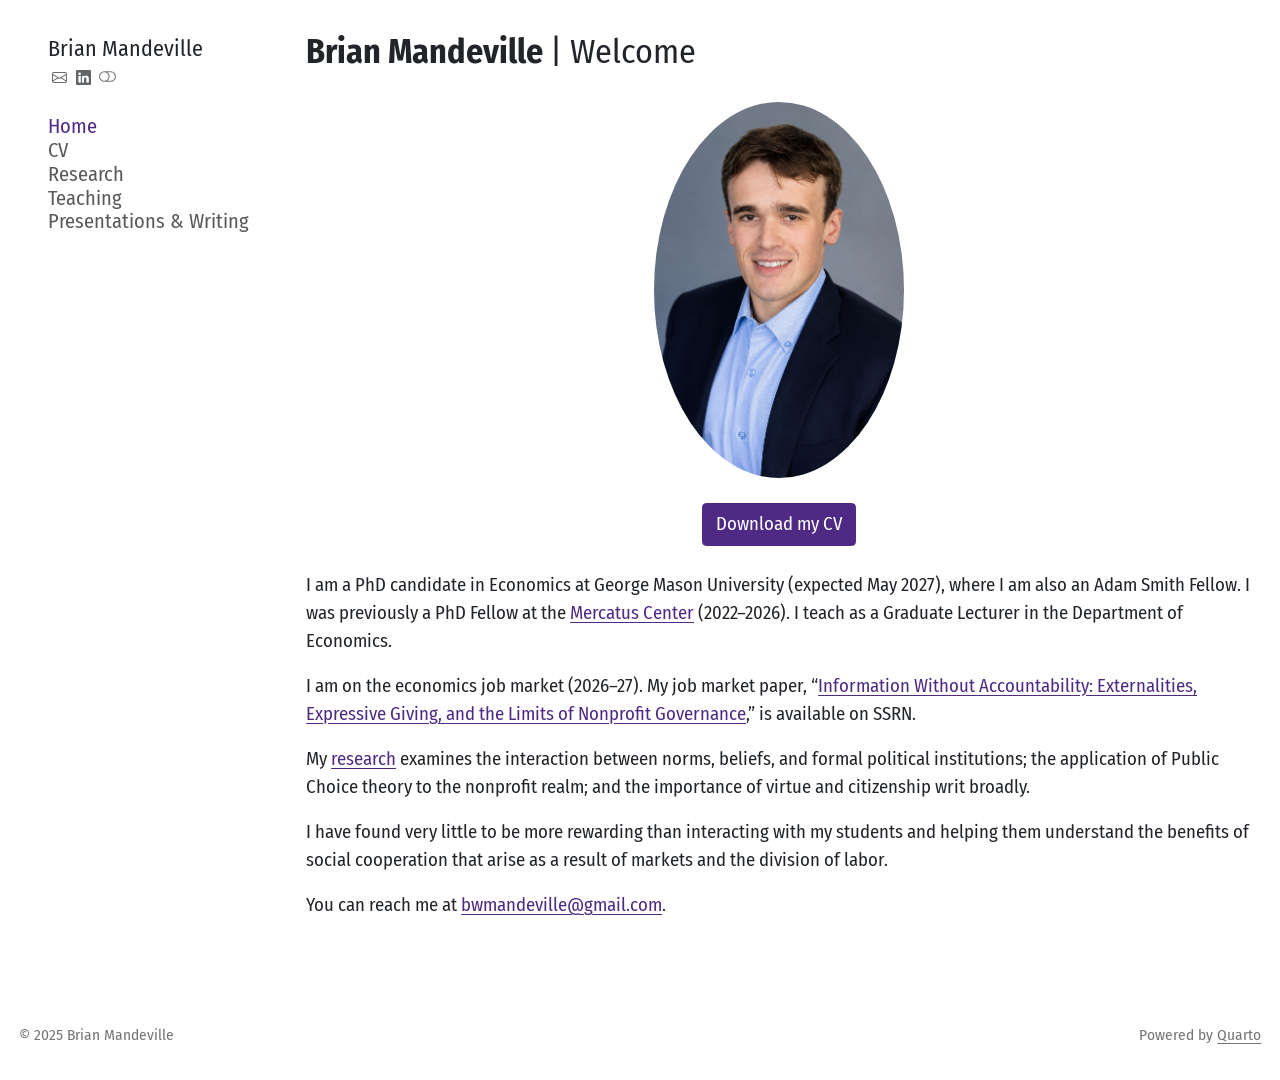
<file: docs/index.html>
<!DOCTYPE html>
<html xmlns="http://www.w3.org/1999/xhtml" lang="en" xml:lang="en"><head>

<meta charset="utf-8">
<meta name="generator" content="quarto-1.6.42">

<meta name="viewport" content="width=device-width, initial-scale=1.0, user-scalable=yes">


<title>Brian Mandeville | Welcome – Brian Mandeville</title>
<style>
code{white-space: pre-wrap;}
span.smallcaps{font-variant: small-caps;}
div.columns{display: flex; gap: min(4vw, 1.5em);}
div.column{flex: auto; overflow-x: auto;}
div.hanging-indent{margin-left: 1.5em; text-indent: -1.5em;}
ul.task-list{list-style: none;}
ul.task-list li input[type="checkbox"] {
  width: 0.8em;
  margin: 0 0.8em 0.2em -1em; /* quarto-specific, see https://github.com/quarto-dev/quarto-cli/issues/4556 */ 
  vertical-align: middle;
}
</style>


<script src="site_libs/quarto-nav/quarto-nav.js"></script>
<script src="site_libs/quarto-nav/headroom.min.js"></script>
<link href="./images/favicon.png" rel="icon" type="image/png">
<script src="site_libs/clipboard/clipboard.min.js"></script>
<script src="site_libs/quarto-html/quarto.js"></script>
<script src="site_libs/quarto-html/popper.min.js"></script>
<script src="site_libs/quarto-html/tippy.umd.min.js"></script>
<script src="site_libs/quarto-html/anchor.min.js"></script>
<link href="site_libs/quarto-html/tippy.css" rel="stylesheet">
<link href="site_libs/quarto-html/quarto-syntax-highlighting-2f5df379a58b258e96c21c0638c20c03.css" rel="stylesheet" class="quarto-color-scheme" id="quarto-text-highlighting-styles">
<link href="site_libs/quarto-html/quarto-syntax-highlighting-dark-b53751a350365c71b6c909e95f209ed1.css" rel="prefetch" class="quarto-color-scheme quarto-color-alternate" id="quarto-text-highlighting-styles">
<script src="site_libs/bootstrap/bootstrap.min.js"></script>
<link href="site_libs/bootstrap/bootstrap-icons.css" rel="stylesheet">
<link href="site_libs/bootstrap/bootstrap-357480d74eb9d09201fff7b372f79d92.min.css" rel="stylesheet" append-hash="true" class="quarto-color-scheme" id="quarto-bootstrap" data-mode="light">
<link href="site_libs/bootstrap/bootstrap-dark-418ac482584c84bd2d6787f0436cd40a.min.css" rel="prefetch" append-hash="true" class="quarto-color-scheme quarto-color-alternate" id="quarto-bootstrap" data-mode="dark">
<script id="quarto-search-options" type="application/json">{
  "language": {
    "search-no-results-text": "No results",
    "search-matching-documents-text": "matching documents",
    "search-copy-link-title": "Copy link to search",
    "search-hide-matches-text": "Hide additional matches",
    "search-more-match-text": "more match in this document",
    "search-more-matches-text": "more matches in this document",
    "search-clear-button-title": "Clear",
    "search-text-placeholder": "",
    "search-detached-cancel-button-title": "Cancel",
    "search-submit-button-title": "Submit",
    "search-label": "Search"
  }
}</script>


<meta property="og:title" content="Brian Mandeville | Welcome – Brian Mandeville">
<meta property="og:description" content="">
<meta property="og:image" content="images/headshot.png">
<meta property="og:site_name" content="Brian Mandeville">
<meta property="og:image:alt" content="Brian Mandeville">
</head>

<body class="nav-sidebar floating">

<div id="quarto-search-results"></div>
  <header id="quarto-header" class="headroom fixed-top">
  <nav class="quarto-secondary-nav">
    <div class="container-fluid d-flex">
      <button type="button" class="quarto-btn-toggle btn" data-bs-toggle="collapse" role="button" data-bs-target=".quarto-sidebar-collapse-item" aria-controls="quarto-sidebar" aria-expanded="false" aria-label="Toggle sidebar navigation" onclick="if (window.quartoToggleHeadroom) { window.quartoToggleHeadroom(); }">
        <i class="bi bi-layout-text-sidebar-reverse"></i>
      </button>
        <nav class="quarto-page-breadcrumbs" aria-label="breadcrumb"><ol class="breadcrumb"><li class="breadcrumb-item"><a href="./index.html">Home</a></li></ol></nav>
        <a class="flex-grow-1" role="navigation" data-bs-toggle="collapse" data-bs-target=".quarto-sidebar-collapse-item" aria-controls="quarto-sidebar" aria-expanded="false" aria-label="Toggle sidebar navigation" onclick="if (window.quartoToggleHeadroom) { window.quartoToggleHeadroom(); }">      
        </a>
    </div>
  </nav>
</header>
<!-- content -->
<div id="quarto-content" class="quarto-container page-columns page-rows-contents page-layout-full">
<!-- sidebar -->
  <nav id="quarto-sidebar" class="sidebar collapse collapse-horizontal quarto-sidebar-collapse-item sidebar-navigation floating overflow-auto">
    <div class="pt-lg-2 mt-2 text-left sidebar-header">
    <div class="sidebar-title mb-0 py-0">
      <a href="./">Brian Mandeville</a> 
        <div class="sidebar-tools-main tools-wide">
    <a href="mailto:bwmandeville@gmail.com" title="" class="quarto-navigation-tool px-1" aria-label=""><i class="bi bi-envelope"></i></a>
    <a href="https://www.linkedin.com/in/brian-mandeville-ab6188176/" title="" class="quarto-navigation-tool px-1" aria-label=""><i class="bi bi-linkedin"></i></a>
  <a href="" class="quarto-color-scheme-toggle quarto-navigation-tool  px-1" onclick="window.quartoToggleColorScheme(); return false;" title="Toggle dark mode"><i class="bi"></i></a>
</div>
    </div>
      </div>
    <div class="sidebar-menu-container"> 
    <ul class="list-unstyled mt-1">
        <li class="sidebar-item">
  <div class="sidebar-item-container"> 
  <a href="./index.html" class="sidebar-item-text sidebar-link active">
 <span class="menu-text">Home</span></a>
  </div>
</li>
        <li class="sidebar-item">
  <div class="sidebar-item-container"> 
  <a href="./../files/cv.pdf" class="sidebar-item-text sidebar-link">
 <span class="menu-text">CV</span></a>
  </div>
</li>
        <li class="sidebar-item">
  <div class="sidebar-item-container"> 
  <a href="./research.html" class="sidebar-item-text sidebar-link">
 <span class="menu-text">Research</span></a>
  </div>
</li>
        <li class="sidebar-item">
  <div class="sidebar-item-container"> 
  <a href="./teaching.html" class="sidebar-item-text sidebar-link">
 <span class="menu-text">Teaching</span></a>
  </div>
</li>
        <li class="sidebar-item">
  <div class="sidebar-item-container"> 
  <a href="./talks.html" class="sidebar-item-text sidebar-link">
 <span class="menu-text">Presentations &amp; Writing</span></a>
  </div>
</li>
    </ul>
    </div>
</nav>
<div id="quarto-sidebar-glass" class="quarto-sidebar-collapse-item" data-bs-toggle="collapse" data-bs-target=".quarto-sidebar-collapse-item"></div>
<!-- margin-sidebar -->
    
<!-- main -->
<main class="content column-page-right" id="quarto-document-content">

<header id="title-block-header" class="quarto-title-block default">
<div class="quarto-title">
<h1 class="title"><span class="bold">Brian Mandeville</span> <span class="not-bold">| Welcome</span></h1>
</div>



<div class="quarto-title-meta column-page-right">

    
  
    
  </div>
  


</header>


<div style="text-align: center; margin-top: 30px; margin-bottom: 25px;">
<p><img src="images/headshot.png" alt="Brian Mandeville" style="width: 250px; border-radius: 50%;"></p>
</div>
<div style="text-align: center; margin-top: 20px; margin-bottom: 25px;">
<p><a href="../files/cv.pdf" class="btn btn-primary" role="button" download="">Download my CV</a></p>
</div>
<p>I am a PhD candidate in Economics at George Mason University (expected May 2027), where I am also an Adam Smith Fellow. I was previously a PhD Fellow at the <a href="https://www.mercatus.org/">Mercatus Center</a> (2022–2026). I teach as a Graduate Lecturer in the Department of Economics.</p>
<p>I am on the economics job market (2026–27). My job market paper, “<a href="http://dx.doi.org/10.2139/ssrn.7398198">Information Without Accountability: Externalities, Expressive Giving, and the Limits of Nonprofit Governance</a>,” is available on SSRN.</p>
<p>My <a href="research.html">research</a> examines the interaction between norms, beliefs, and formal political institutions; the application of Public Choice theory to the nonprofit realm; and the importance of virtue and citizenship writ broadly.</p>
<p>I have found very little to be more rewarding than interacting with my students and helping them understand the benefits of social cooperation that arise as a result of markets and the division of labor.</p>
<p>You can reach me at <a href="mailto:bwmandeville@gmail.com">bwmandeville@gmail.com</a>.</p>



</main> <!-- /main -->
<script id="quarto-html-after-body" type="application/javascript">
window.document.addEventListener("DOMContentLoaded", function (event) {
  const toggleBodyColorMode = (bsSheetEl) => {
    const mode = bsSheetEl.getAttribute("data-mode");
    const bodyEl = window.document.querySelector("body");
    if (mode === "dark") {
      bodyEl.classList.add("quarto-dark");
      bodyEl.classList.remove("quarto-light");
    } else {
      bodyEl.classList.add("quarto-light");
      bodyEl.classList.remove("quarto-dark");
    }
  }
  const toggleBodyColorPrimary = () => {
    const bsSheetEl = window.document.querySelector("link#quarto-bootstrap");
    if (bsSheetEl) {
      toggleBodyColorMode(bsSheetEl);
    }
  }
  toggleBodyColorPrimary();  
  const disableStylesheet = (stylesheets) => {
    for (let i=0; i < stylesheets.length; i++) {
      const stylesheet = stylesheets[i];
      stylesheet.rel = 'prefetch';
    }
  }
  const enableStylesheet = (stylesheets) => {
    for (let i=0; i < stylesheets.length; i++) {
      const stylesheet = stylesheets[i];
      stylesheet.rel = 'stylesheet';
    }
  }
  const manageTransitions = (selector, allowTransitions) => {
    const els = window.document.querySelectorAll(selector);
    for (let i=0; i < els.length; i++) {
      const el = els[i];
      if (allowTransitions) {
        el.classList.remove('notransition');
      } else {
        el.classList.add('notransition');
      }
    }
  }
  const toggleGiscusIfUsed = (isAlternate, darkModeDefault) => {
    const baseTheme = document.querySelector('#giscus-base-theme')?.value ?? 'light';
    const alternateTheme = document.querySelector('#giscus-alt-theme')?.value ?? 'dark';
    let newTheme = '';
    if(darkModeDefault) {
      newTheme = isAlternate ? baseTheme : alternateTheme;
    } else {
      newTheme = isAlternate ? alternateTheme : baseTheme;
    }
    const changeGiscusTheme = () => {
      // From: https://github.com/giscus/giscus/issues/336
      const sendMessage = (message) => {
        const iframe = document.querySelector('iframe.giscus-frame');
        if (!iframe) return;
        iframe.contentWindow.postMessage({ giscus: message }, 'https://giscus.app');
      }
      sendMessage({
        setConfig: {
          theme: newTheme
        }
      });
    }
    const isGiscussLoaded = window.document.querySelector('iframe.giscus-frame') !== null;
    if (isGiscussLoaded) {
      changeGiscusTheme();
    }
  }
  const toggleColorMode = (alternate) => {
    // Switch the stylesheets
    const alternateStylesheets = window.document.querySelectorAll('link.quarto-color-scheme.quarto-color-alternate');
    manageTransitions('#quarto-margin-sidebar .nav-link', false);
    if (alternate) {
      enableStylesheet(alternateStylesheets);
      for (const sheetNode of alternateStylesheets) {
        if (sheetNode.id === "quarto-bootstrap") {
          toggleBodyColorMode(sheetNode);
        }
      }
    } else {
      disableStylesheet(alternateStylesheets);
      toggleBodyColorPrimary();
    }
    manageTransitions('#quarto-margin-sidebar .nav-link', true);
    // Switch the toggles
    const toggles = window.document.querySelectorAll('.quarto-color-scheme-toggle');
    for (let i=0; i < toggles.length; i++) {
      const toggle = toggles[i];
      if (toggle) {
        if (alternate) {
          toggle.classList.add("alternate");     
        } else {
          toggle.classList.remove("alternate");
        }
      }
    }
    // Hack to workaround the fact that safari doesn't
    // properly recolor the scrollbar when toggling (#1455)
    if (navigator.userAgent.indexOf('Safari') > 0 && navigator.userAgent.indexOf('Chrome') == -1) {
      manageTransitions("body", false);
      window.scrollTo(0, 1);
      setTimeout(() => {
        window.scrollTo(0, 0);
        manageTransitions("body", true);
      }, 40);  
    }
  }
  const isFileUrl = () => { 
    return window.location.protocol === 'file:';
  }
  const hasAlternateSentinel = () => {  
    let styleSentinel = getColorSchemeSentinel();
    if (styleSentinel !== null) {
      return styleSentinel === "alternate";
    } else {
      return false;
    }
  }
  const setStyleSentinel = (alternate) => {
    const value = alternate ? "alternate" : "default";
    if (!isFileUrl()) {
      window.localStorage.setItem("quarto-color-scheme", value);
    } else {
      localAlternateSentinel = value;
    }
  }
  const getColorSchemeSentinel = () => {
    if (!isFileUrl()) {
      const storageValue = window.localStorage.getItem("quarto-color-scheme");
      return storageValue != null ? storageValue : localAlternateSentinel;
    } else {
      return localAlternateSentinel;
    }
  }
  const darkModeDefault = false;
  let localAlternateSentinel = darkModeDefault ? 'alternate' : 'default';
  // Dark / light mode switch
  window.quartoToggleColorScheme = () => {
    // Read the current dark / light value 
    let toAlternate = !hasAlternateSentinel();
    toggleColorMode(toAlternate);
    setStyleSentinel(toAlternate);
    toggleGiscusIfUsed(toAlternate, darkModeDefault);
  };
  // Ensure there is a toggle, if there isn't float one in the top right
  if (window.document.querySelector('.quarto-color-scheme-toggle') === null) {
    const a = window.document.createElement('a');
    a.classList.add('top-right');
    a.classList.add('quarto-color-scheme-toggle');
    a.href = "";
    a.onclick = function() { try { window.quartoToggleColorScheme(); } catch {} return false; };
    const i = window.document.createElement("i");
    i.classList.add('bi');
    a.appendChild(i);
    window.document.body.appendChild(a);
  }
  // Switch to dark mode if need be
  if (hasAlternateSentinel()) {
    toggleColorMode(true);
  } else {
    toggleColorMode(false);
  }
  const icon = "";
  const anchorJS = new window.AnchorJS();
  anchorJS.options = {
    placement: 'right',
    icon: icon
  };
  anchorJS.add('.anchored');
  const isCodeAnnotation = (el) => {
    for (const clz of el.classList) {
      if (clz.startsWith('code-annotation-')) {                     
        return true;
      }
    }
    return false;
  }
  const onCopySuccess = function(e) {
    // button target
    const button = e.trigger;
    // don't keep focus
    button.blur();
    // flash "checked"
    button.classList.add('code-copy-button-checked');
    var currentTitle = button.getAttribute("title");
    button.setAttribute("title", "Copied!");
    let tooltip;
    if (window.bootstrap) {
      button.setAttribute("data-bs-toggle", "tooltip");
      button.setAttribute("data-bs-placement", "left");
      button.setAttribute("data-bs-title", "Copied!");
      tooltip = new bootstrap.Tooltip(button, 
        { trigger: "manual", 
          customClass: "code-copy-button-tooltip",
          offset: [0, -8]});
      tooltip.show();    
    }
    setTimeout(function() {
      if (tooltip) {
        tooltip.hide();
        button.removeAttribute("data-bs-title");
        button.removeAttribute("data-bs-toggle");
        button.removeAttribute("data-bs-placement");
      }
      button.setAttribute("title", currentTitle);
      button.classList.remove('code-copy-button-checked');
    }, 1000);
    // clear code selection
    e.clearSelection();
  }
  const getTextToCopy = function(trigger) {
      const codeEl = trigger.previousElementSibling.cloneNode(true);
      for (const childEl of codeEl.children) {
        if (isCodeAnnotation(childEl)) {
          childEl.remove();
        }
      }
      return codeEl.innerText;
  }
  const clipboard = new window.ClipboardJS('.code-copy-button:not([data-in-quarto-modal])', {
    text: getTextToCopy
  });
  clipboard.on('success', onCopySuccess);
  if (window.document.getElementById('quarto-embedded-source-code-modal')) {
    const clipboardModal = new window.ClipboardJS('.code-copy-button[data-in-quarto-modal]', {
      text: getTextToCopy,
      container: window.document.getElementById('quarto-embedded-source-code-modal')
    });
    clipboardModal.on('success', onCopySuccess);
  }
    var localhostRegex = new RegExp(/^(?:http|https):\/\/localhost\:?[0-9]*\//);
    var mailtoRegex = new RegExp(/^mailto:/);
      var filterRegex = new RegExp('/' + window.location.host + '/');
    var isInternal = (href) => {
        return filterRegex.test(href) || localhostRegex.test(href) || mailtoRegex.test(href);
    }
    // Inspect non-navigation links and adorn them if external
 	var links = window.document.querySelectorAll('a[href]:not(.nav-link):not(.navbar-brand):not(.toc-action):not(.sidebar-link):not(.sidebar-item-toggle):not(.pagination-link):not(.no-external):not([aria-hidden]):not(.dropdown-item):not(.quarto-navigation-tool):not(.about-link)');
    for (var i=0; i<links.length; i++) {
      const link = links[i];
      if (!isInternal(link.href)) {
        // undo the damage that might have been done by quarto-nav.js in the case of
        // links that we want to consider external
        if (link.dataset.originalHref !== undefined) {
          link.href = link.dataset.originalHref;
        }
      }
    }
  function tippyHover(el, contentFn, onTriggerFn, onUntriggerFn) {
    const config = {
      allowHTML: true,
      maxWidth: 500,
      delay: 100,
      arrow: false,
      appendTo: function(el) {
          return el.parentElement;
      },
      interactive: true,
      interactiveBorder: 10,
      theme: 'quarto',
      placement: 'bottom-start',
    };
    if (contentFn) {
      config.content = contentFn;
    }
    if (onTriggerFn) {
      config.onTrigger = onTriggerFn;
    }
    if (onUntriggerFn) {
      config.onUntrigger = onUntriggerFn;
    }
    window.tippy(el, config); 
  }
  const noterefs = window.document.querySelectorAll('a[role="doc-noteref"]');
  for (var i=0; i<noterefs.length; i++) {
    const ref = noterefs[i];
    tippyHover(ref, function() {
      // use id or data attribute instead here
      let href = ref.getAttribute('data-footnote-href') || ref.getAttribute('href');
      try { href = new URL(href).hash; } catch {}
      const id = href.replace(/^#\/?/, "");
      const note = window.document.getElementById(id);
      if (note) {
        return note.innerHTML;
      } else {
        return "";
      }
    });
  }
  const xrefs = window.document.querySelectorAll('a.quarto-xref');
  const processXRef = (id, note) => {
    // Strip column container classes
    const stripColumnClz = (el) => {
      el.classList.remove("page-full", "page-columns");
      if (el.children) {
        for (const child of el.children) {
          stripColumnClz(child);
        }
      }
    }
    stripColumnClz(note)
    if (id === null || id.startsWith('sec-')) {
      // Special case sections, only their first couple elements
      const container = document.createElement("div");
      if (note.children && note.children.length > 2) {
        container.appendChild(note.children[0].cloneNode(true));
        for (let i = 1; i < note.children.length; i++) {
          const child = note.children[i];
          if (child.tagName === "P" && child.innerText === "") {
            continue;
          } else {
            container.appendChild(child.cloneNode(true));
            break;
          }
        }
        if (window.Quarto?.typesetMath) {
          window.Quarto.typesetMath(container);
        }
        return container.innerHTML
      } else {
        if (window.Quarto?.typesetMath) {
          window.Quarto.typesetMath(note);
        }
        return note.innerHTML;
      }
    } else {
      // Remove any anchor links if they are present
      const anchorLink = note.querySelector('a.anchorjs-link');
      if (anchorLink) {
        anchorLink.remove();
      }
      if (window.Quarto?.typesetMath) {
        window.Quarto.typesetMath(note);
      }
      if (note.classList.contains("callout")) {
        return note.outerHTML;
      } else {
        return note.innerHTML;
      }
    }
  }
  for (var i=0; i<xrefs.length; i++) {
    const xref = xrefs[i];
    tippyHover(xref, undefined, function(instance) {
      instance.disable();
      let url = xref.getAttribute('href');
      let hash = undefined; 
      if (url.startsWith('#')) {
        hash = url;
      } else {
        try { hash = new URL(url).hash; } catch {}
      }
      if (hash) {
        const id = hash.replace(/^#\/?/, "");
        const note = window.document.getElementById(id);
        if (note !== null) {
          try {
            const html = processXRef(id, note.cloneNode(true));
            instance.setContent(html);
          } finally {
            instance.enable();
            instance.show();
          }
        } else {
          // See if we can fetch this
          fetch(url.split('#')[0])
          .then(res => res.text())
          .then(html => {
            const parser = new DOMParser();
            const htmlDoc = parser.parseFromString(html, "text/html");
            const note = htmlDoc.getElementById(id);
            if (note !== null) {
              const html = processXRef(id, note);
              instance.setContent(html);
            } 
          }).finally(() => {
            instance.enable();
            instance.show();
          });
        }
      } else {
        // See if we can fetch a full url (with no hash to target)
        // This is a special case and we should probably do some content thinning / targeting
        fetch(url)
        .then(res => res.text())
        .then(html => {
          const parser = new DOMParser();
          const htmlDoc = parser.parseFromString(html, "text/html");
          const note = htmlDoc.querySelector('main.content');
          if (note !== null) {
            // This should only happen for chapter cross references
            // (since there is no id in the URL)
            // remove the first header
            if (note.children.length > 0 && note.children[0].tagName === "HEADER") {
              note.children[0].remove();
            }
            const html = processXRef(null, note);
            instance.setContent(html);
          } 
        }).finally(() => {
          instance.enable();
          instance.show();
        });
      }
    }, function(instance) {
    });
  }
      let selectedAnnoteEl;
      const selectorForAnnotation = ( cell, annotation) => {
        let cellAttr = 'data-code-cell="' + cell + '"';
        let lineAttr = 'data-code-annotation="' +  annotation + '"';
        const selector = 'span[' + cellAttr + '][' + lineAttr + ']';
        return selector;
      }
      const selectCodeLines = (annoteEl) => {
        const doc = window.document;
        const targetCell = annoteEl.getAttribute("data-target-cell");
        const targetAnnotation = annoteEl.getAttribute("data-target-annotation");
        const annoteSpan = window.document.querySelector(selectorForAnnotation(targetCell, targetAnnotation));
        const lines = annoteSpan.getAttribute("data-code-lines").split(",");
        const lineIds = lines.map((line) => {
          return targetCell + "-" + line;
        })
        let top = null;
        let height = null;
        let parent = null;
        if (lineIds.length > 0) {
            //compute the position of the single el (top and bottom and make a div)
            const el = window.document.getElementById(lineIds[0]);
            top = el.offsetTop;
            height = el.offsetHeight;
            parent = el.parentElement.parentElement;
          if (lineIds.length > 1) {
            const lastEl = window.document.getElementById(lineIds[lineIds.length - 1]);
            const bottom = lastEl.offsetTop + lastEl.offsetHeight;
            height = bottom - top;
          }
          if (top !== null && height !== null && parent !== null) {
            // cook up a div (if necessary) and position it 
            let div = window.document.getElementById("code-annotation-line-highlight");
            if (div === null) {
              div = window.document.createElement("div");
              div.setAttribute("id", "code-annotation-line-highlight");
              div.style.position = 'absolute';
              parent.appendChild(div);
            }
            div.style.top = top - 2 + "px";
            div.style.height = height + 4 + "px";
            div.style.left = 0;
            let gutterDiv = window.document.getElementById("code-annotation-line-highlight-gutter");
            if (gutterDiv === null) {
              gutterDiv = window.document.createElement("div");
              gutterDiv.setAttribute("id", "code-annotation-line-highlight-gutter");
              gutterDiv.style.position = 'absolute';
              const codeCell = window.document.getElementById(targetCell);
              const gutter = codeCell.querySelector('.code-annotation-gutter');
              gutter.appendChild(gutterDiv);
            }
            gutterDiv.style.top = top - 2 + "px";
            gutterDiv.style.height = height + 4 + "px";
          }
          selectedAnnoteEl = annoteEl;
        }
      };
      const unselectCodeLines = () => {
        const elementsIds = ["code-annotation-line-highlight", "code-annotation-line-highlight-gutter"];
        elementsIds.forEach((elId) => {
          const div = window.document.getElementById(elId);
          if (div) {
            div.remove();
          }
        });
        selectedAnnoteEl = undefined;
      };
        // Handle positioning of the toggle
    window.addEventListener(
      "resize",
      throttle(() => {
        elRect = undefined;
        if (selectedAnnoteEl) {
          selectCodeLines(selectedAnnoteEl);
        }
      }, 10)
    );
    function throttle(fn, ms) {
    let throttle = false;
    let timer;
      return (...args) => {
        if(!throttle) { // first call gets through
            fn.apply(this, args);
            throttle = true;
        } else { // all the others get throttled
            if(timer) clearTimeout(timer); // cancel #2
            timer = setTimeout(() => {
              fn.apply(this, args);
              timer = throttle = false;
            }, ms);
        }
      };
    }
      // Attach click handler to the DT
      const annoteDls = window.document.querySelectorAll('dt[data-target-cell]');
      for (const annoteDlNode of annoteDls) {
        annoteDlNode.addEventListener('click', (event) => {
          const clickedEl = event.target;
          if (clickedEl !== selectedAnnoteEl) {
            unselectCodeLines();
            const activeEl = window.document.querySelector('dt[data-target-cell].code-annotation-active');
            if (activeEl) {
              activeEl.classList.remove('code-annotation-active');
            }
            selectCodeLines(clickedEl);
            clickedEl.classList.add('code-annotation-active');
          } else {
            // Unselect the line
            unselectCodeLines();
            clickedEl.classList.remove('code-annotation-active');
          }
        });
      }
  const findCites = (el) => {
    const parentEl = el.parentElement;
    if (parentEl) {
      const cites = parentEl.dataset.cites;
      if (cites) {
        return {
          el,
          cites: cites.split(' ')
        };
      } else {
        return findCites(el.parentElement)
      }
    } else {
      return undefined;
    }
  };
  var bibliorefs = window.document.querySelectorAll('a[role="doc-biblioref"]');
  for (var i=0; i<bibliorefs.length; i++) {
    const ref = bibliorefs[i];
    const citeInfo = findCites(ref);
    if (citeInfo) {
      tippyHover(citeInfo.el, function() {
        var popup = window.document.createElement('div');
        citeInfo.cites.forEach(function(cite) {
          var citeDiv = window.document.createElement('div');
          citeDiv.classList.add('hanging-indent');
          citeDiv.classList.add('csl-entry');
          var biblioDiv = window.document.getElementById('ref-' + cite);
          if (biblioDiv) {
            citeDiv.innerHTML = biblioDiv.innerHTML;
          }
          popup.appendChild(citeDiv);
        });
        return popup.innerHTML;
      });
    }
  }
});
</script>
</div> <!-- /content -->
<footer class="footer">
  <div class="nav-footer">
    <div class="nav-footer-left">
<p>© 2025 Brian Mandeville</p>
</div>   
    <div class="nav-footer-center">
      &nbsp;
    </div>
    <div class="nav-footer-right">
<p>Powered by <a href="https://quarto.org/">Quarto</a></p>
</div>
  </div>
</footer>




</body></html>
</file>
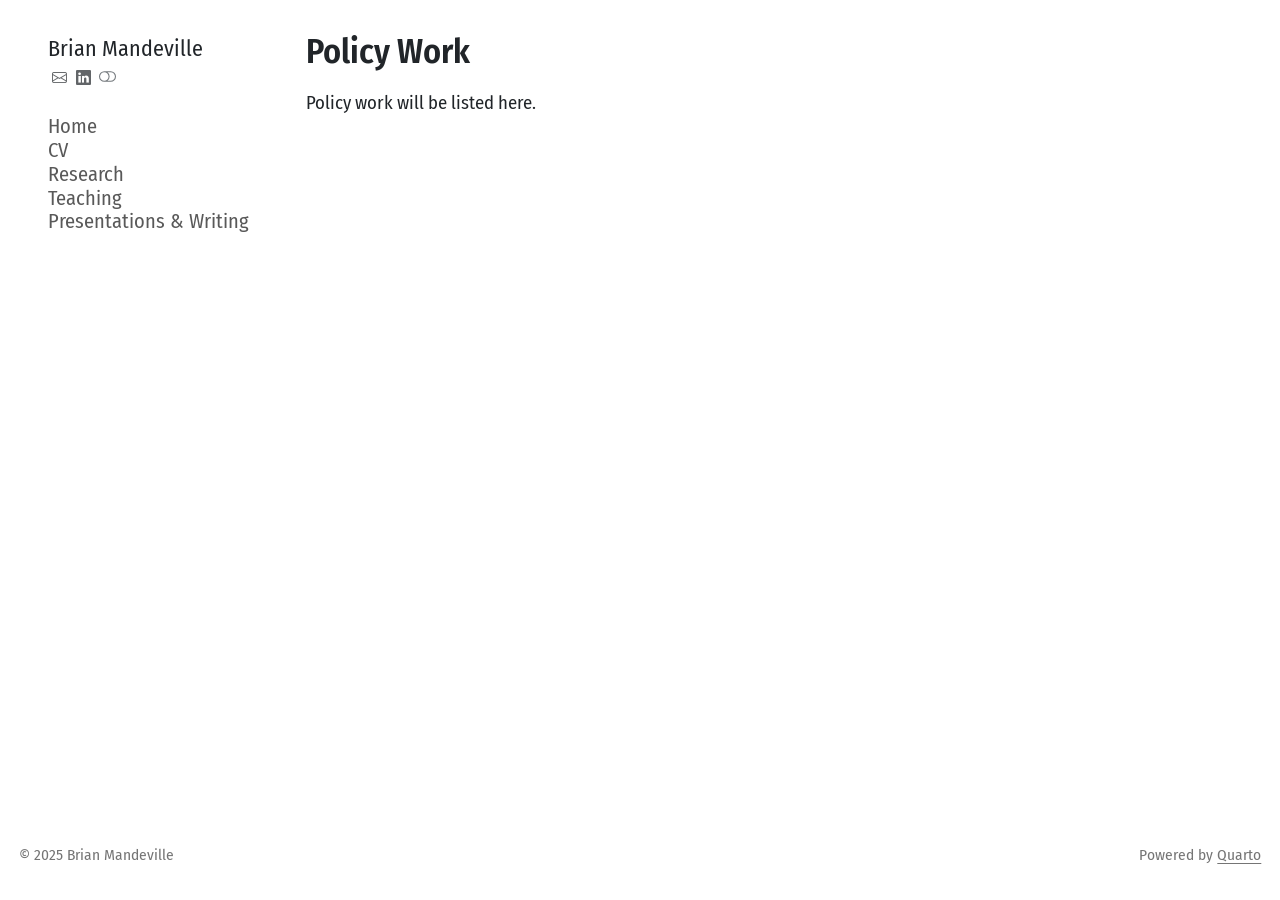
<file: docs/policy.html>
<!DOCTYPE html>
<html xmlns="http://www.w3.org/1999/xhtml" lang="en" xml:lang="en"><head>

<meta charset="utf-8">
<meta name="generator" content="quarto-1.6.42">

<meta name="viewport" content="width=device-width, initial-scale=1.0, user-scalable=yes">


<title>Policy Work – Brian Mandeville</title>
<style>
code{white-space: pre-wrap;}
span.smallcaps{font-variant: small-caps;}
div.columns{display: flex; gap: min(4vw, 1.5em);}
div.column{flex: auto; overflow-x: auto;}
div.hanging-indent{margin-left: 1.5em; text-indent: -1.5em;}
ul.task-list{list-style: none;}
ul.task-list li input[type="checkbox"] {
  width: 0.8em;
  margin: 0 0.8em 0.2em -1em; /* quarto-specific, see https://github.com/quarto-dev/quarto-cli/issues/4556 */ 
  vertical-align: middle;
}
</style>


<script src="site_libs/quarto-nav/quarto-nav.js"></script>
<script src="site_libs/quarto-nav/headroom.min.js"></script>
<link href="./images/favicon.png" rel="icon" type="image/png">
<script src="site_libs/clipboard/clipboard.min.js"></script>
<script src="site_libs/quarto-html/quarto.js"></script>
<script src="site_libs/quarto-html/popper.min.js"></script>
<script src="site_libs/quarto-html/tippy.umd.min.js"></script>
<script src="site_libs/quarto-html/anchor.min.js"></script>
<link href="site_libs/quarto-html/tippy.css" rel="stylesheet">
<link href="site_libs/quarto-html/quarto-syntax-highlighting-2f5df379a58b258e96c21c0638c20c03.css" rel="stylesheet" class="quarto-color-scheme" id="quarto-text-highlighting-styles">
<link href="site_libs/quarto-html/quarto-syntax-highlighting-dark-b53751a350365c71b6c909e95f209ed1.css" rel="prefetch" class="quarto-color-scheme quarto-color-alternate" id="quarto-text-highlighting-styles">
<script src="site_libs/bootstrap/bootstrap.min.js"></script>
<link href="site_libs/bootstrap/bootstrap-icons.css" rel="stylesheet">
<link href="site_libs/bootstrap/bootstrap-357480d74eb9d09201fff7b372f79d92.min.css" rel="stylesheet" append-hash="true" class="quarto-color-scheme" id="quarto-bootstrap" data-mode="light">
<link href="site_libs/bootstrap/bootstrap-dark-418ac482584c84bd2d6787f0436cd40a.min.css" rel="prefetch" append-hash="true" class="quarto-color-scheme quarto-color-alternate" id="quarto-bootstrap" data-mode="dark">
<script id="quarto-search-options" type="application/json">{
  "language": {
    "search-no-results-text": "No results",
    "search-matching-documents-text": "matching documents",
    "search-copy-link-title": "Copy link to search",
    "search-hide-matches-text": "Hide additional matches",
    "search-more-match-text": "more match in this document",
    "search-more-matches-text": "more matches in this document",
    "search-clear-button-title": "Clear",
    "search-text-placeholder": "",
    "search-detached-cancel-button-title": "Cancel",
    "search-submit-button-title": "Submit",
    "search-label": "Search"
  }
}</script>


<meta property="og:title" content="Policy Work – Brian Mandeville">
<meta property="og:description" content="">
<meta property="og:site_name" content="Brian Mandeville">
</head>

<body class="nav-sidebar floating">

<div id="quarto-search-results"></div>
  <header id="quarto-header" class="headroom fixed-top">
  <nav class="quarto-secondary-nav">
    <div class="container-fluid d-flex">
      <button type="button" class="quarto-btn-toggle btn" data-bs-toggle="collapse" role="button" data-bs-target=".quarto-sidebar-collapse-item" aria-controls="quarto-sidebar" aria-expanded="false" aria-label="Toggle sidebar navigation" onclick="if (window.quartoToggleHeadroom) { window.quartoToggleHeadroom(); }">
        <i class="bi bi-layout-text-sidebar-reverse"></i>
      </button>
        <nav class="quarto-page-breadcrumbs" aria-label="breadcrumb"><ol class="breadcrumb"><li class="breadcrumb-item">
      Brian Mandeville
      </li></ol></nav>
        <a class="flex-grow-1" role="navigation" data-bs-toggle="collapse" data-bs-target=".quarto-sidebar-collapse-item" aria-controls="quarto-sidebar" aria-expanded="false" aria-label="Toggle sidebar navigation" onclick="if (window.quartoToggleHeadroom) { window.quartoToggleHeadroom(); }">      
        </a>
    </div>
  </nav>
</header>
<!-- content -->
<div id="quarto-content" class="quarto-container page-columns page-rows-contents page-layout-full">
<!-- sidebar -->
  <nav id="quarto-sidebar" class="sidebar collapse collapse-horizontal quarto-sidebar-collapse-item sidebar-navigation floating overflow-auto">
    <div class="pt-lg-2 mt-2 text-left sidebar-header">
    <div class="sidebar-title mb-0 py-0">
      <a href="./">Brian Mandeville</a> 
        <div class="sidebar-tools-main tools-wide">
    <a href="mailto:bwmandeville@gmail.com" title="" class="quarto-navigation-tool px-1" aria-label=""><i class="bi bi-envelope"></i></a>
    <a href="https://www.linkedin.com/in/brian-mandeville-ab6188176/" title="" class="quarto-navigation-tool px-1" aria-label=""><i class="bi bi-linkedin"></i></a>
  <a href="" class="quarto-color-scheme-toggle quarto-navigation-tool  px-1" onclick="window.quartoToggleColorScheme(); return false;" title="Toggle dark mode"><i class="bi"></i></a>
</div>
    </div>
      </div>
    <div class="sidebar-menu-container"> 
    <ul class="list-unstyled mt-1">
        <li class="sidebar-item">
  <div class="sidebar-item-container"> 
  <a href="./index.html" class="sidebar-item-text sidebar-link">
 <span class="menu-text">Home</span></a>
  </div>
</li>
        <li class="sidebar-item">
  <div class="sidebar-item-container"> 
  <a href="./../files/cv.pdf" class="sidebar-item-text sidebar-link">
 <span class="menu-text">CV</span></a>
  </div>
</li>
        <li class="sidebar-item">
  <div class="sidebar-item-container"> 
  <a href="./research.html" class="sidebar-item-text sidebar-link">
 <span class="menu-text">Research</span></a>
  </div>
</li>
        <li class="sidebar-item">
  <div class="sidebar-item-container"> 
  <a href="./teaching.html" class="sidebar-item-text sidebar-link">
 <span class="menu-text">Teaching</span></a>
  </div>
</li>
        <li class="sidebar-item">
  <div class="sidebar-item-container"> 
  <a href="./talks.html" class="sidebar-item-text sidebar-link">
 <span class="menu-text">Presentations &amp; Writing</span></a>
  </div>
</li>
    </ul>
    </div>
</nav>
<div id="quarto-sidebar-glass" class="quarto-sidebar-collapse-item" data-bs-toggle="collapse" data-bs-target=".quarto-sidebar-collapse-item"></div>
<!-- margin-sidebar -->
    
<!-- main -->
<main class="content column-page-right" id="quarto-document-content">

<header id="title-block-header" class="quarto-title-block default">
<div class="quarto-title">
<h1 class="title">Policy Work</h1>
</div>



<div class="quarto-title-meta column-page-right">

    
  
    
  </div>
  


</header>


<p>Policy work will be listed here.</p>



</main> <!-- /main -->
<script id="quarto-html-after-body" type="application/javascript">
window.document.addEventListener("DOMContentLoaded", function (event) {
  const toggleBodyColorMode = (bsSheetEl) => {
    const mode = bsSheetEl.getAttribute("data-mode");
    const bodyEl = window.document.querySelector("body");
    if (mode === "dark") {
      bodyEl.classList.add("quarto-dark");
      bodyEl.classList.remove("quarto-light");
    } else {
      bodyEl.classList.add("quarto-light");
      bodyEl.classList.remove("quarto-dark");
    }
  }
  const toggleBodyColorPrimary = () => {
    const bsSheetEl = window.document.querySelector("link#quarto-bootstrap");
    if (bsSheetEl) {
      toggleBodyColorMode(bsSheetEl);
    }
  }
  toggleBodyColorPrimary();  
  const disableStylesheet = (stylesheets) => {
    for (let i=0; i < stylesheets.length; i++) {
      const stylesheet = stylesheets[i];
      stylesheet.rel = 'prefetch';
    }
  }
  const enableStylesheet = (stylesheets) => {
    for (let i=0; i < stylesheets.length; i++) {
      const stylesheet = stylesheets[i];
      stylesheet.rel = 'stylesheet';
    }
  }
  const manageTransitions = (selector, allowTransitions) => {
    const els = window.document.querySelectorAll(selector);
    for (let i=0; i < els.length; i++) {
      const el = els[i];
      if (allowTransitions) {
        el.classList.remove('notransition');
      } else {
        el.classList.add('notransition');
      }
    }
  }
  const toggleGiscusIfUsed = (isAlternate, darkModeDefault) => {
    const baseTheme = document.querySelector('#giscus-base-theme')?.value ?? 'light';
    const alternateTheme = document.querySelector('#giscus-alt-theme')?.value ?? 'dark';
    let newTheme = '';
    if(darkModeDefault) {
      newTheme = isAlternate ? baseTheme : alternateTheme;
    } else {
      newTheme = isAlternate ? alternateTheme : baseTheme;
    }
    const changeGiscusTheme = () => {
      // From: https://github.com/giscus/giscus/issues/336
      const sendMessage = (message) => {
        const iframe = document.querySelector('iframe.giscus-frame');
        if (!iframe) return;
        iframe.contentWindow.postMessage({ giscus: message }, 'https://giscus.app');
      }
      sendMessage({
        setConfig: {
          theme: newTheme
        }
      });
    }
    const isGiscussLoaded = window.document.querySelector('iframe.giscus-frame') !== null;
    if (isGiscussLoaded) {
      changeGiscusTheme();
    }
  }
  const toggleColorMode = (alternate) => {
    // Switch the stylesheets
    const alternateStylesheets = window.document.querySelectorAll('link.quarto-color-scheme.quarto-color-alternate');
    manageTransitions('#quarto-margin-sidebar .nav-link', false);
    if (alternate) {
      enableStylesheet(alternateStylesheets);
      for (const sheetNode of alternateStylesheets) {
        if (sheetNode.id === "quarto-bootstrap") {
          toggleBodyColorMode(sheetNode);
        }
      }
    } else {
      disableStylesheet(alternateStylesheets);
      toggleBodyColorPrimary();
    }
    manageTransitions('#quarto-margin-sidebar .nav-link', true);
    // Switch the toggles
    const toggles = window.document.querySelectorAll('.quarto-color-scheme-toggle');
    for (let i=0; i < toggles.length; i++) {
      const toggle = toggles[i];
      if (toggle) {
        if (alternate) {
          toggle.classList.add("alternate");     
        } else {
          toggle.classList.remove("alternate");
        }
      }
    }
    // Hack to workaround the fact that safari doesn't
    // properly recolor the scrollbar when toggling (#1455)
    if (navigator.userAgent.indexOf('Safari') > 0 && navigator.userAgent.indexOf('Chrome') == -1) {
      manageTransitions("body", false);
      window.scrollTo(0, 1);
      setTimeout(() => {
        window.scrollTo(0, 0);
        manageTransitions("body", true);
      }, 40);  
    }
  }
  const isFileUrl = () => { 
    return window.location.protocol === 'file:';
  }
  const hasAlternateSentinel = () => {  
    let styleSentinel = getColorSchemeSentinel();
    if (styleSentinel !== null) {
      return styleSentinel === "alternate";
    } else {
      return false;
    }
  }
  const setStyleSentinel = (alternate) => {
    const value = alternate ? "alternate" : "default";
    if (!isFileUrl()) {
      window.localStorage.setItem("quarto-color-scheme", value);
    } else {
      localAlternateSentinel = value;
    }
  }
  const getColorSchemeSentinel = () => {
    if (!isFileUrl()) {
      const storageValue = window.localStorage.getItem("quarto-color-scheme");
      return storageValue != null ? storageValue : localAlternateSentinel;
    } else {
      return localAlternateSentinel;
    }
  }
  const darkModeDefault = false;
  let localAlternateSentinel = darkModeDefault ? 'alternate' : 'default';
  // Dark / light mode switch
  window.quartoToggleColorScheme = () => {
    // Read the current dark / light value 
    let toAlternate = !hasAlternateSentinel();
    toggleColorMode(toAlternate);
    setStyleSentinel(toAlternate);
    toggleGiscusIfUsed(toAlternate, darkModeDefault);
  };
  // Ensure there is a toggle, if there isn't float one in the top right
  if (window.document.querySelector('.quarto-color-scheme-toggle') === null) {
    const a = window.document.createElement('a');
    a.classList.add('top-right');
    a.classList.add('quarto-color-scheme-toggle');
    a.href = "";
    a.onclick = function() { try { window.quartoToggleColorScheme(); } catch {} return false; };
    const i = window.document.createElement("i");
    i.classList.add('bi');
    a.appendChild(i);
    window.document.body.appendChild(a);
  }
  // Switch to dark mode if need be
  if (hasAlternateSentinel()) {
    toggleColorMode(true);
  } else {
    toggleColorMode(false);
  }
  const icon = "";
  const anchorJS = new window.AnchorJS();
  anchorJS.options = {
    placement: 'right',
    icon: icon
  };
  anchorJS.add('.anchored');
  const isCodeAnnotation = (el) => {
    for (const clz of el.classList) {
      if (clz.startsWith('code-annotation-')) {                     
        return true;
      }
    }
    return false;
  }
  const onCopySuccess = function(e) {
    // button target
    const button = e.trigger;
    // don't keep focus
    button.blur();
    // flash "checked"
    button.classList.add('code-copy-button-checked');
    var currentTitle = button.getAttribute("title");
    button.setAttribute("title", "Copied!");
    let tooltip;
    if (window.bootstrap) {
      button.setAttribute("data-bs-toggle", "tooltip");
      button.setAttribute("data-bs-placement", "left");
      button.setAttribute("data-bs-title", "Copied!");
      tooltip = new bootstrap.Tooltip(button, 
        { trigger: "manual", 
          customClass: "code-copy-button-tooltip",
          offset: [0, -8]});
      tooltip.show();    
    }
    setTimeout(function() {
      if (tooltip) {
        tooltip.hide();
        button.removeAttribute("data-bs-title");
        button.removeAttribute("data-bs-toggle");
        button.removeAttribute("data-bs-placement");
      }
      button.setAttribute("title", currentTitle);
      button.classList.remove('code-copy-button-checked');
    }, 1000);
    // clear code selection
    e.clearSelection();
  }
  const getTextToCopy = function(trigger) {
      const codeEl = trigger.previousElementSibling.cloneNode(true);
      for (const childEl of codeEl.children) {
        if (isCodeAnnotation(childEl)) {
          childEl.remove();
        }
      }
      return codeEl.innerText;
  }
  const clipboard = new window.ClipboardJS('.code-copy-button:not([data-in-quarto-modal])', {
    text: getTextToCopy
  });
  clipboard.on('success', onCopySuccess);
  if (window.document.getElementById('quarto-embedded-source-code-modal')) {
    const clipboardModal = new window.ClipboardJS('.code-copy-button[data-in-quarto-modal]', {
      text: getTextToCopy,
      container: window.document.getElementById('quarto-embedded-source-code-modal')
    });
    clipboardModal.on('success', onCopySuccess);
  }
    var localhostRegex = new RegExp(/^(?:http|https):\/\/localhost\:?[0-9]*\//);
    var mailtoRegex = new RegExp(/^mailto:/);
      var filterRegex = new RegExp('/' + window.location.host + '/');
    var isInternal = (href) => {
        return filterRegex.test(href) || localhostRegex.test(href) || mailtoRegex.test(href);
    }
    // Inspect non-navigation links and adorn them if external
 	var links = window.document.querySelectorAll('a[href]:not(.nav-link):not(.navbar-brand):not(.toc-action):not(.sidebar-link):not(.sidebar-item-toggle):not(.pagination-link):not(.no-external):not([aria-hidden]):not(.dropdown-item):not(.quarto-navigation-tool):not(.about-link)');
    for (var i=0; i<links.length; i++) {
      const link = links[i];
      if (!isInternal(link.href)) {
        // undo the damage that might have been done by quarto-nav.js in the case of
        // links that we want to consider external
        if (link.dataset.originalHref !== undefined) {
          link.href = link.dataset.originalHref;
        }
      }
    }
  function tippyHover(el, contentFn, onTriggerFn, onUntriggerFn) {
    const config = {
      allowHTML: true,
      maxWidth: 500,
      delay: 100,
      arrow: false,
      appendTo: function(el) {
          return el.parentElement;
      },
      interactive: true,
      interactiveBorder: 10,
      theme: 'quarto',
      placement: 'bottom-start',
    };
    if (contentFn) {
      config.content = contentFn;
    }
    if (onTriggerFn) {
      config.onTrigger = onTriggerFn;
    }
    if (onUntriggerFn) {
      config.onUntrigger = onUntriggerFn;
    }
    window.tippy(el, config); 
  }
  const noterefs = window.document.querySelectorAll('a[role="doc-noteref"]');
  for (var i=0; i<noterefs.length; i++) {
    const ref = noterefs[i];
    tippyHover(ref, function() {
      // use id or data attribute instead here
      let href = ref.getAttribute('data-footnote-href') || ref.getAttribute('href');
      try { href = new URL(href).hash; } catch {}
      const id = href.replace(/^#\/?/, "");
      const note = window.document.getElementById(id);
      if (note) {
        return note.innerHTML;
      } else {
        return "";
      }
    });
  }
  const xrefs = window.document.querySelectorAll('a.quarto-xref');
  const processXRef = (id, note) => {
    // Strip column container classes
    const stripColumnClz = (el) => {
      el.classList.remove("page-full", "page-columns");
      if (el.children) {
        for (const child of el.children) {
          stripColumnClz(child);
        }
      }
    }
    stripColumnClz(note)
    if (id === null || id.startsWith('sec-')) {
      // Special case sections, only their first couple elements
      const container = document.createElement("div");
      if (note.children && note.children.length > 2) {
        container.appendChild(note.children[0].cloneNode(true));
        for (let i = 1; i < note.children.length; i++) {
          const child = note.children[i];
          if (child.tagName === "P" && child.innerText === "") {
            continue;
          } else {
            container.appendChild(child.cloneNode(true));
            break;
          }
        }
        if (window.Quarto?.typesetMath) {
          window.Quarto.typesetMath(container);
        }
        return container.innerHTML
      } else {
        if (window.Quarto?.typesetMath) {
          window.Quarto.typesetMath(note);
        }
        return note.innerHTML;
      }
    } else {
      // Remove any anchor links if they are present
      const anchorLink = note.querySelector('a.anchorjs-link');
      if (anchorLink) {
        anchorLink.remove();
      }
      if (window.Quarto?.typesetMath) {
        window.Quarto.typesetMath(note);
      }
      if (note.classList.contains("callout")) {
        return note.outerHTML;
      } else {
        return note.innerHTML;
      }
    }
  }
  for (var i=0; i<xrefs.length; i++) {
    const xref = xrefs[i];
    tippyHover(xref, undefined, function(instance) {
      instance.disable();
      let url = xref.getAttribute('href');
      let hash = undefined; 
      if (url.startsWith('#')) {
        hash = url;
      } else {
        try { hash = new URL(url).hash; } catch {}
      }
      if (hash) {
        const id = hash.replace(/^#\/?/, "");
        const note = window.document.getElementById(id);
        if (note !== null) {
          try {
            const html = processXRef(id, note.cloneNode(true));
            instance.setContent(html);
          } finally {
            instance.enable();
            instance.show();
          }
        } else {
          // See if we can fetch this
          fetch(url.split('#')[0])
          .then(res => res.text())
          .then(html => {
            const parser = new DOMParser();
            const htmlDoc = parser.parseFromString(html, "text/html");
            const note = htmlDoc.getElementById(id);
            if (note !== null) {
              const html = processXRef(id, note);
              instance.setContent(html);
            } 
          }).finally(() => {
            instance.enable();
            instance.show();
          });
        }
      } else {
        // See if we can fetch a full url (with no hash to target)
        // This is a special case and we should probably do some content thinning / targeting
        fetch(url)
        .then(res => res.text())
        .then(html => {
          const parser = new DOMParser();
          const htmlDoc = parser.parseFromString(html, "text/html");
          const note = htmlDoc.querySelector('main.content');
          if (note !== null) {
            // This should only happen for chapter cross references
            // (since there is no id in the URL)
            // remove the first header
            if (note.children.length > 0 && note.children[0].tagName === "HEADER") {
              note.children[0].remove();
            }
            const html = processXRef(null, note);
            instance.setContent(html);
          } 
        }).finally(() => {
          instance.enable();
          instance.show();
        });
      }
    }, function(instance) {
    });
  }
      let selectedAnnoteEl;
      const selectorForAnnotation = ( cell, annotation) => {
        let cellAttr = 'data-code-cell="' + cell + '"';
        let lineAttr = 'data-code-annotation="' +  annotation + '"';
        const selector = 'span[' + cellAttr + '][' + lineAttr + ']';
        return selector;
      }
      const selectCodeLines = (annoteEl) => {
        const doc = window.document;
        const targetCell = annoteEl.getAttribute("data-target-cell");
        const targetAnnotation = annoteEl.getAttribute("data-target-annotation");
        const annoteSpan = window.document.querySelector(selectorForAnnotation(targetCell, targetAnnotation));
        const lines = annoteSpan.getAttribute("data-code-lines").split(",");
        const lineIds = lines.map((line) => {
          return targetCell + "-" + line;
        })
        let top = null;
        let height = null;
        let parent = null;
        if (lineIds.length > 0) {
            //compute the position of the single el (top and bottom and make a div)
            const el = window.document.getElementById(lineIds[0]);
            top = el.offsetTop;
            height = el.offsetHeight;
            parent = el.parentElement.parentElement;
          if (lineIds.length > 1) {
            const lastEl = window.document.getElementById(lineIds[lineIds.length - 1]);
            const bottom = lastEl.offsetTop + lastEl.offsetHeight;
            height = bottom - top;
          }
          if (top !== null && height !== null && parent !== null) {
            // cook up a div (if necessary) and position it 
            let div = window.document.getElementById("code-annotation-line-highlight");
            if (div === null) {
              div = window.document.createElement("div");
              div.setAttribute("id", "code-annotation-line-highlight");
              div.style.position = 'absolute';
              parent.appendChild(div);
            }
            div.style.top = top - 2 + "px";
            div.style.height = height + 4 + "px";
            div.style.left = 0;
            let gutterDiv = window.document.getElementById("code-annotation-line-highlight-gutter");
            if (gutterDiv === null) {
              gutterDiv = window.document.createElement("div");
              gutterDiv.setAttribute("id", "code-annotation-line-highlight-gutter");
              gutterDiv.style.position = 'absolute';
              const codeCell = window.document.getElementById(targetCell);
              const gutter = codeCell.querySelector('.code-annotation-gutter');
              gutter.appendChild(gutterDiv);
            }
            gutterDiv.style.top = top - 2 + "px";
            gutterDiv.style.height = height + 4 + "px";
          }
          selectedAnnoteEl = annoteEl;
        }
      };
      const unselectCodeLines = () => {
        const elementsIds = ["code-annotation-line-highlight", "code-annotation-line-highlight-gutter"];
        elementsIds.forEach((elId) => {
          const div = window.document.getElementById(elId);
          if (div) {
            div.remove();
          }
        });
        selectedAnnoteEl = undefined;
      };
        // Handle positioning of the toggle
    window.addEventListener(
      "resize",
      throttle(() => {
        elRect = undefined;
        if (selectedAnnoteEl) {
          selectCodeLines(selectedAnnoteEl);
        }
      }, 10)
    );
    function throttle(fn, ms) {
    let throttle = false;
    let timer;
      return (...args) => {
        if(!throttle) { // first call gets through
            fn.apply(this, args);
            throttle = true;
        } else { // all the others get throttled
            if(timer) clearTimeout(timer); // cancel #2
            timer = setTimeout(() => {
              fn.apply(this, args);
              timer = throttle = false;
            }, ms);
        }
      };
    }
      // Attach click handler to the DT
      const annoteDls = window.document.querySelectorAll('dt[data-target-cell]');
      for (const annoteDlNode of annoteDls) {
        annoteDlNode.addEventListener('click', (event) => {
          const clickedEl = event.target;
          if (clickedEl !== selectedAnnoteEl) {
            unselectCodeLines();
            const activeEl = window.document.querySelector('dt[data-target-cell].code-annotation-active');
            if (activeEl) {
              activeEl.classList.remove('code-annotation-active');
            }
            selectCodeLines(clickedEl);
            clickedEl.classList.add('code-annotation-active');
          } else {
            // Unselect the line
            unselectCodeLines();
            clickedEl.classList.remove('code-annotation-active');
          }
        });
      }
  const findCites = (el) => {
    const parentEl = el.parentElement;
    if (parentEl) {
      const cites = parentEl.dataset.cites;
      if (cites) {
        return {
          el,
          cites: cites.split(' ')
        };
      } else {
        return findCites(el.parentElement)
      }
    } else {
      return undefined;
    }
  };
  var bibliorefs = window.document.querySelectorAll('a[role="doc-biblioref"]');
  for (var i=0; i<bibliorefs.length; i++) {
    const ref = bibliorefs[i];
    const citeInfo = findCites(ref);
    if (citeInfo) {
      tippyHover(citeInfo.el, function() {
        var popup = window.document.createElement('div');
        citeInfo.cites.forEach(function(cite) {
          var citeDiv = window.document.createElement('div');
          citeDiv.classList.add('hanging-indent');
          citeDiv.classList.add('csl-entry');
          var biblioDiv = window.document.getElementById('ref-' + cite);
          if (biblioDiv) {
            citeDiv.innerHTML = biblioDiv.innerHTML;
          }
          popup.appendChild(citeDiv);
        });
        return popup.innerHTML;
      });
    }
  }
});
</script>
</div> <!-- /content -->
<footer class="footer">
  <div class="nav-footer">
    <div class="nav-footer-left">
<p>© 2025 Brian Mandeville</p>
</div>   
    <div class="nav-footer-center">
      &nbsp;
    </div>
    <div class="nav-footer-right">
<p>Powered by <a href="https://quarto.org/">Quarto</a></p>
</div>
  </div>
</footer>




</body></html>
</file>
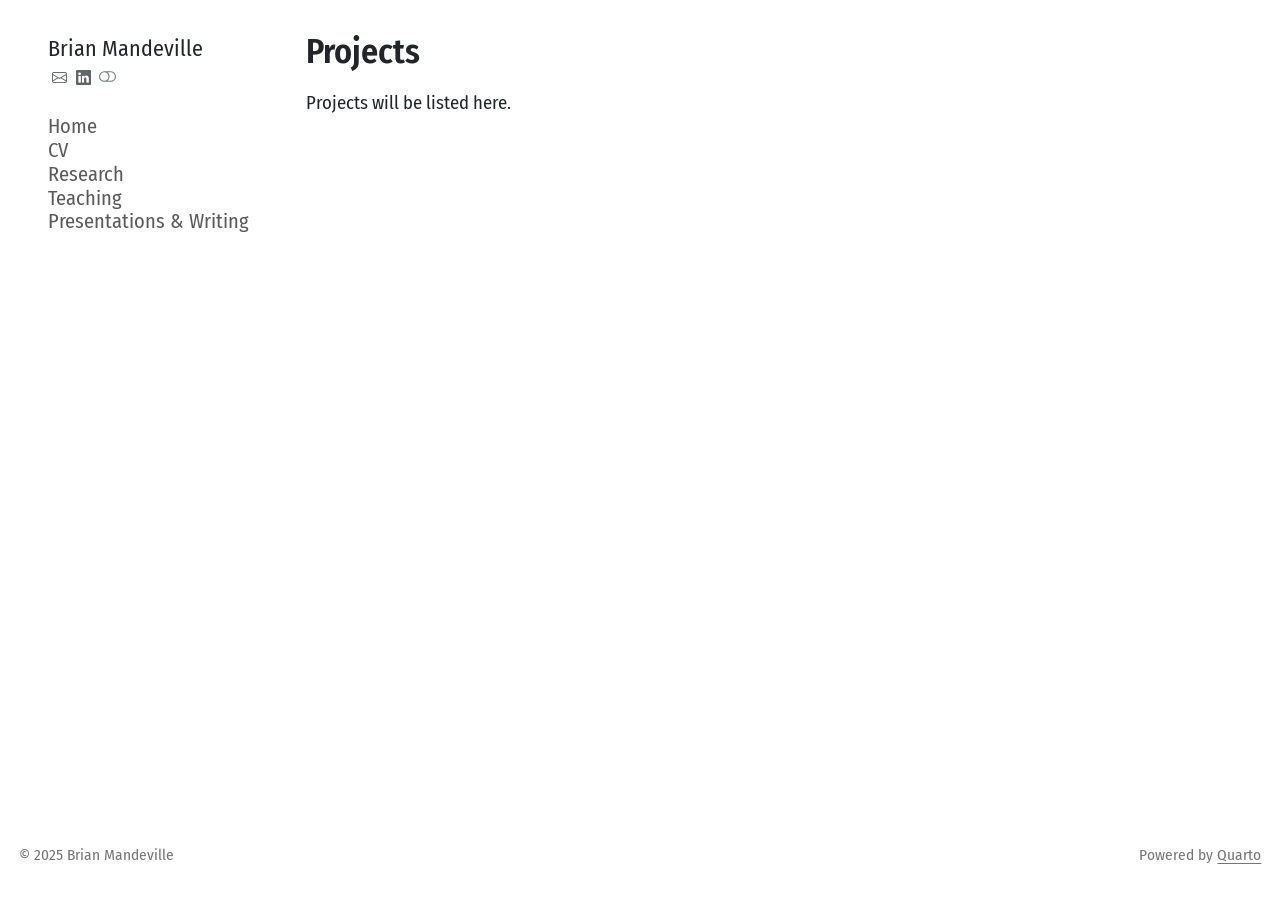
<file: docs/projects.html>
<!DOCTYPE html>
<html xmlns="http://www.w3.org/1999/xhtml" lang="en" xml:lang="en"><head>

<meta charset="utf-8">
<meta name="generator" content="quarto-1.6.42">

<meta name="viewport" content="width=device-width, initial-scale=1.0, user-scalable=yes">


<title>Projects – Brian Mandeville</title>
<style>
code{white-space: pre-wrap;}
span.smallcaps{font-variant: small-caps;}
div.columns{display: flex; gap: min(4vw, 1.5em);}
div.column{flex: auto; overflow-x: auto;}
div.hanging-indent{margin-left: 1.5em; text-indent: -1.5em;}
ul.task-list{list-style: none;}
ul.task-list li input[type="checkbox"] {
  width: 0.8em;
  margin: 0 0.8em 0.2em -1em; /* quarto-specific, see https://github.com/quarto-dev/quarto-cli/issues/4556 */ 
  vertical-align: middle;
}
</style>


<script src="site_libs/quarto-nav/quarto-nav.js"></script>
<script src="site_libs/quarto-nav/headroom.min.js"></script>
<link href="./images/favicon.png" rel="icon" type="image/png">
<script src="site_libs/clipboard/clipboard.min.js"></script>
<script src="site_libs/quarto-html/quarto.js"></script>
<script src="site_libs/quarto-html/popper.min.js"></script>
<script src="site_libs/quarto-html/tippy.umd.min.js"></script>
<script src="site_libs/quarto-html/anchor.min.js"></script>
<link href="site_libs/quarto-html/tippy.css" rel="stylesheet">
<link href="site_libs/quarto-html/quarto-syntax-highlighting-2f5df379a58b258e96c21c0638c20c03.css" rel="stylesheet" class="quarto-color-scheme" id="quarto-text-highlighting-styles">
<link href="site_libs/quarto-html/quarto-syntax-highlighting-dark-b53751a350365c71b6c909e95f209ed1.css" rel="prefetch" class="quarto-color-scheme quarto-color-alternate" id="quarto-text-highlighting-styles">
<script src="site_libs/bootstrap/bootstrap.min.js"></script>
<link href="site_libs/bootstrap/bootstrap-icons.css" rel="stylesheet">
<link href="site_libs/bootstrap/bootstrap-357480d74eb9d09201fff7b372f79d92.min.css" rel="stylesheet" append-hash="true" class="quarto-color-scheme" id="quarto-bootstrap" data-mode="light">
<link href="site_libs/bootstrap/bootstrap-dark-418ac482584c84bd2d6787f0436cd40a.min.css" rel="prefetch" append-hash="true" class="quarto-color-scheme quarto-color-alternate" id="quarto-bootstrap" data-mode="dark">
<script id="quarto-search-options" type="application/json">{
  "language": {
    "search-no-results-text": "No results",
    "search-matching-documents-text": "matching documents",
    "search-copy-link-title": "Copy link to search",
    "search-hide-matches-text": "Hide additional matches",
    "search-more-match-text": "more match in this document",
    "search-more-matches-text": "more matches in this document",
    "search-clear-button-title": "Clear",
    "search-text-placeholder": "",
    "search-detached-cancel-button-title": "Cancel",
    "search-submit-button-title": "Submit",
    "search-label": "Search"
  }
}</script>


<meta property="og:title" content="Projects – Brian Mandeville">
<meta property="og:description" content="">
<meta property="og:site_name" content="Brian Mandeville">
</head>

<body class="nav-sidebar floating">

<div id="quarto-search-results"></div>
  <header id="quarto-header" class="headroom fixed-top">
  <nav class="quarto-secondary-nav">
    <div class="container-fluid d-flex">
      <button type="button" class="quarto-btn-toggle btn" data-bs-toggle="collapse" role="button" data-bs-target=".quarto-sidebar-collapse-item" aria-controls="quarto-sidebar" aria-expanded="false" aria-label="Toggle sidebar navigation" onclick="if (window.quartoToggleHeadroom) { window.quartoToggleHeadroom(); }">
        <i class="bi bi-layout-text-sidebar-reverse"></i>
      </button>
        <nav class="quarto-page-breadcrumbs" aria-label="breadcrumb"><ol class="breadcrumb"><li class="breadcrumb-item">
      Brian Mandeville
      </li></ol></nav>
        <a class="flex-grow-1" role="navigation" data-bs-toggle="collapse" data-bs-target=".quarto-sidebar-collapse-item" aria-controls="quarto-sidebar" aria-expanded="false" aria-label="Toggle sidebar navigation" onclick="if (window.quartoToggleHeadroom) { window.quartoToggleHeadroom(); }">      
        </a>
    </div>
  </nav>
</header>
<!-- content -->
<div id="quarto-content" class="quarto-container page-columns page-rows-contents page-layout-full">
<!-- sidebar -->
  <nav id="quarto-sidebar" class="sidebar collapse collapse-horizontal quarto-sidebar-collapse-item sidebar-navigation floating overflow-auto">
    <div class="pt-lg-2 mt-2 text-left sidebar-header">
    <div class="sidebar-title mb-0 py-0">
      <a href="./">Brian Mandeville</a> 
        <div class="sidebar-tools-main tools-wide">
    <a href="mailto:bwmandeville@gmail.com" title="" class="quarto-navigation-tool px-1" aria-label=""><i class="bi bi-envelope"></i></a>
    <a href="https://www.linkedin.com/in/brian-mandeville-ab6188176/" title="" class="quarto-navigation-tool px-1" aria-label=""><i class="bi bi-linkedin"></i></a>
  <a href="" class="quarto-color-scheme-toggle quarto-navigation-tool  px-1" onclick="window.quartoToggleColorScheme(); return false;" title="Toggle dark mode"><i class="bi"></i></a>
</div>
    </div>
      </div>
    <div class="sidebar-menu-container"> 
    <ul class="list-unstyled mt-1">
        <li class="sidebar-item">
  <div class="sidebar-item-container"> 
  <a href="./index.html" class="sidebar-item-text sidebar-link">
 <span class="menu-text">Home</span></a>
  </div>
</li>
        <li class="sidebar-item">
  <div class="sidebar-item-container"> 
  <a href="./../files/cv.pdf" class="sidebar-item-text sidebar-link">
 <span class="menu-text">CV</span></a>
  </div>
</li>
        <li class="sidebar-item">
  <div class="sidebar-item-container"> 
  <a href="./research.html" class="sidebar-item-text sidebar-link">
 <span class="menu-text">Research</span></a>
  </div>
</li>
        <li class="sidebar-item">
  <div class="sidebar-item-container"> 
  <a href="./teaching.html" class="sidebar-item-text sidebar-link">
 <span class="menu-text">Teaching</span></a>
  </div>
</li>
        <li class="sidebar-item">
  <div class="sidebar-item-container"> 
  <a href="./talks.html" class="sidebar-item-text sidebar-link">
 <span class="menu-text">Presentations &amp; Writing</span></a>
  </div>
</li>
    </ul>
    </div>
</nav>
<div id="quarto-sidebar-glass" class="quarto-sidebar-collapse-item" data-bs-toggle="collapse" data-bs-target=".quarto-sidebar-collapse-item"></div>
<!-- margin-sidebar -->
    
<!-- main -->
<main class="content column-page-right" id="quarto-document-content">

<header id="title-block-header" class="quarto-title-block default">
<div class="quarto-title">
<h1 class="title">Projects</h1>
</div>



<div class="quarto-title-meta column-page-right">

    
  
    
  </div>
  


</header>


<p>Projects will be listed here.</p>



</main> <!-- /main -->
<script id="quarto-html-after-body" type="application/javascript">
window.document.addEventListener("DOMContentLoaded", function (event) {
  const toggleBodyColorMode = (bsSheetEl) => {
    const mode = bsSheetEl.getAttribute("data-mode");
    const bodyEl = window.document.querySelector("body");
    if (mode === "dark") {
      bodyEl.classList.add("quarto-dark");
      bodyEl.classList.remove("quarto-light");
    } else {
      bodyEl.classList.add("quarto-light");
      bodyEl.classList.remove("quarto-dark");
    }
  }
  const toggleBodyColorPrimary = () => {
    const bsSheetEl = window.document.querySelector("link#quarto-bootstrap");
    if (bsSheetEl) {
      toggleBodyColorMode(bsSheetEl);
    }
  }
  toggleBodyColorPrimary();  
  const disableStylesheet = (stylesheets) => {
    for (let i=0; i < stylesheets.length; i++) {
      const stylesheet = stylesheets[i];
      stylesheet.rel = 'prefetch';
    }
  }
  const enableStylesheet = (stylesheets) => {
    for (let i=0; i < stylesheets.length; i++) {
      const stylesheet = stylesheets[i];
      stylesheet.rel = 'stylesheet';
    }
  }
  const manageTransitions = (selector, allowTransitions) => {
    const els = window.document.querySelectorAll(selector);
    for (let i=0; i < els.length; i++) {
      const el = els[i];
      if (allowTransitions) {
        el.classList.remove('notransition');
      } else {
        el.classList.add('notransition');
      }
    }
  }
  const toggleGiscusIfUsed = (isAlternate, darkModeDefault) => {
    const baseTheme = document.querySelector('#giscus-base-theme')?.value ?? 'light';
    const alternateTheme = document.querySelector('#giscus-alt-theme')?.value ?? 'dark';
    let newTheme = '';
    if(darkModeDefault) {
      newTheme = isAlternate ? baseTheme : alternateTheme;
    } else {
      newTheme = isAlternate ? alternateTheme : baseTheme;
    }
    const changeGiscusTheme = () => {
      // From: https://github.com/giscus/giscus/issues/336
      const sendMessage = (message) => {
        const iframe = document.querySelector('iframe.giscus-frame');
        if (!iframe) return;
        iframe.contentWindow.postMessage({ giscus: message }, 'https://giscus.app');
      }
      sendMessage({
        setConfig: {
          theme: newTheme
        }
      });
    }
    const isGiscussLoaded = window.document.querySelector('iframe.giscus-frame') !== null;
    if (isGiscussLoaded) {
      changeGiscusTheme();
    }
  }
  const toggleColorMode = (alternate) => {
    // Switch the stylesheets
    const alternateStylesheets = window.document.querySelectorAll('link.quarto-color-scheme.quarto-color-alternate');
    manageTransitions('#quarto-margin-sidebar .nav-link', false);
    if (alternate) {
      enableStylesheet(alternateStylesheets);
      for (const sheetNode of alternateStylesheets) {
        if (sheetNode.id === "quarto-bootstrap") {
          toggleBodyColorMode(sheetNode);
        }
      }
    } else {
      disableStylesheet(alternateStylesheets);
      toggleBodyColorPrimary();
    }
    manageTransitions('#quarto-margin-sidebar .nav-link', true);
    // Switch the toggles
    const toggles = window.document.querySelectorAll('.quarto-color-scheme-toggle');
    for (let i=0; i < toggles.length; i++) {
      const toggle = toggles[i];
      if (toggle) {
        if (alternate) {
          toggle.classList.add("alternate");     
        } else {
          toggle.classList.remove("alternate");
        }
      }
    }
    // Hack to workaround the fact that safari doesn't
    // properly recolor the scrollbar when toggling (#1455)
    if (navigator.userAgent.indexOf('Safari') > 0 && navigator.userAgent.indexOf('Chrome') == -1) {
      manageTransitions("body", false);
      window.scrollTo(0, 1);
      setTimeout(() => {
        window.scrollTo(0, 0);
        manageTransitions("body", true);
      }, 40);  
    }
  }
  const isFileUrl = () => { 
    return window.location.protocol === 'file:';
  }
  const hasAlternateSentinel = () => {  
    let styleSentinel = getColorSchemeSentinel();
    if (styleSentinel !== null) {
      return styleSentinel === "alternate";
    } else {
      return false;
    }
  }
  const setStyleSentinel = (alternate) => {
    const value = alternate ? "alternate" : "default";
    if (!isFileUrl()) {
      window.localStorage.setItem("quarto-color-scheme", value);
    } else {
      localAlternateSentinel = value;
    }
  }
  const getColorSchemeSentinel = () => {
    if (!isFileUrl()) {
      const storageValue = window.localStorage.getItem("quarto-color-scheme");
      return storageValue != null ? storageValue : localAlternateSentinel;
    } else {
      return localAlternateSentinel;
    }
  }
  const darkModeDefault = false;
  let localAlternateSentinel = darkModeDefault ? 'alternate' : 'default';
  // Dark / light mode switch
  window.quartoToggleColorScheme = () => {
    // Read the current dark / light value 
    let toAlternate = !hasAlternateSentinel();
    toggleColorMode(toAlternate);
    setStyleSentinel(toAlternate);
    toggleGiscusIfUsed(toAlternate, darkModeDefault);
  };
  // Ensure there is a toggle, if there isn't float one in the top right
  if (window.document.querySelector('.quarto-color-scheme-toggle') === null) {
    const a = window.document.createElement('a');
    a.classList.add('top-right');
    a.classList.add('quarto-color-scheme-toggle');
    a.href = "";
    a.onclick = function() { try { window.quartoToggleColorScheme(); } catch {} return false; };
    const i = window.document.createElement("i");
    i.classList.add('bi');
    a.appendChild(i);
    window.document.body.appendChild(a);
  }
  // Switch to dark mode if need be
  if (hasAlternateSentinel()) {
    toggleColorMode(true);
  } else {
    toggleColorMode(false);
  }
  const icon = "";
  const anchorJS = new window.AnchorJS();
  anchorJS.options = {
    placement: 'right',
    icon: icon
  };
  anchorJS.add('.anchored');
  const isCodeAnnotation = (el) => {
    for (const clz of el.classList) {
      if (clz.startsWith('code-annotation-')) {                     
        return true;
      }
    }
    return false;
  }
  const onCopySuccess = function(e) {
    // button target
    const button = e.trigger;
    // don't keep focus
    button.blur();
    // flash "checked"
    button.classList.add('code-copy-button-checked');
    var currentTitle = button.getAttribute("title");
    button.setAttribute("title", "Copied!");
    let tooltip;
    if (window.bootstrap) {
      button.setAttribute("data-bs-toggle", "tooltip");
      button.setAttribute("data-bs-placement", "left");
      button.setAttribute("data-bs-title", "Copied!");
      tooltip = new bootstrap.Tooltip(button, 
        { trigger: "manual", 
          customClass: "code-copy-button-tooltip",
          offset: [0, -8]});
      tooltip.show();    
    }
    setTimeout(function() {
      if (tooltip) {
        tooltip.hide();
        button.removeAttribute("data-bs-title");
        button.removeAttribute("data-bs-toggle");
        button.removeAttribute("data-bs-placement");
      }
      button.setAttribute("title", currentTitle);
      button.classList.remove('code-copy-button-checked');
    }, 1000);
    // clear code selection
    e.clearSelection();
  }
  const getTextToCopy = function(trigger) {
      const codeEl = trigger.previousElementSibling.cloneNode(true);
      for (const childEl of codeEl.children) {
        if (isCodeAnnotation(childEl)) {
          childEl.remove();
        }
      }
      return codeEl.innerText;
  }
  const clipboard = new window.ClipboardJS('.code-copy-button:not([data-in-quarto-modal])', {
    text: getTextToCopy
  });
  clipboard.on('success', onCopySuccess);
  if (window.document.getElementById('quarto-embedded-source-code-modal')) {
    const clipboardModal = new window.ClipboardJS('.code-copy-button[data-in-quarto-modal]', {
      text: getTextToCopy,
      container: window.document.getElementById('quarto-embedded-source-code-modal')
    });
    clipboardModal.on('success', onCopySuccess);
  }
    var localhostRegex = new RegExp(/^(?:http|https):\/\/localhost\:?[0-9]*\//);
    var mailtoRegex = new RegExp(/^mailto:/);
      var filterRegex = new RegExp('/' + window.location.host + '/');
    var isInternal = (href) => {
        return filterRegex.test(href) || localhostRegex.test(href) || mailtoRegex.test(href);
    }
    // Inspect non-navigation links and adorn them if external
 	var links = window.document.querySelectorAll('a[href]:not(.nav-link):not(.navbar-brand):not(.toc-action):not(.sidebar-link):not(.sidebar-item-toggle):not(.pagination-link):not(.no-external):not([aria-hidden]):not(.dropdown-item):not(.quarto-navigation-tool):not(.about-link)');
    for (var i=0; i<links.length; i++) {
      const link = links[i];
      if (!isInternal(link.href)) {
        // undo the damage that might have been done by quarto-nav.js in the case of
        // links that we want to consider external
        if (link.dataset.originalHref !== undefined) {
          link.href = link.dataset.originalHref;
        }
      }
    }
  function tippyHover(el, contentFn, onTriggerFn, onUntriggerFn) {
    const config = {
      allowHTML: true,
      maxWidth: 500,
      delay: 100,
      arrow: false,
      appendTo: function(el) {
          return el.parentElement;
      },
      interactive: true,
      interactiveBorder: 10,
      theme: 'quarto',
      placement: 'bottom-start',
    };
    if (contentFn) {
      config.content = contentFn;
    }
    if (onTriggerFn) {
      config.onTrigger = onTriggerFn;
    }
    if (onUntriggerFn) {
      config.onUntrigger = onUntriggerFn;
    }
    window.tippy(el, config); 
  }
  const noterefs = window.document.querySelectorAll('a[role="doc-noteref"]');
  for (var i=0; i<noterefs.length; i++) {
    const ref = noterefs[i];
    tippyHover(ref, function() {
      // use id or data attribute instead here
      let href = ref.getAttribute('data-footnote-href') || ref.getAttribute('href');
      try { href = new URL(href).hash; } catch {}
      const id = href.replace(/^#\/?/, "");
      const note = window.document.getElementById(id);
      if (note) {
        return note.innerHTML;
      } else {
        return "";
      }
    });
  }
  const xrefs = window.document.querySelectorAll('a.quarto-xref');
  const processXRef = (id, note) => {
    // Strip column container classes
    const stripColumnClz = (el) => {
      el.classList.remove("page-full", "page-columns");
      if (el.children) {
        for (const child of el.children) {
          stripColumnClz(child);
        }
      }
    }
    stripColumnClz(note)
    if (id === null || id.startsWith('sec-')) {
      // Special case sections, only their first couple elements
      const container = document.createElement("div");
      if (note.children && note.children.length > 2) {
        container.appendChild(note.children[0].cloneNode(true));
        for (let i = 1; i < note.children.length; i++) {
          const child = note.children[i];
          if (child.tagName === "P" && child.innerText === "") {
            continue;
          } else {
            container.appendChild(child.cloneNode(true));
            break;
          }
        }
        if (window.Quarto?.typesetMath) {
          window.Quarto.typesetMath(container);
        }
        return container.innerHTML
      } else {
        if (window.Quarto?.typesetMath) {
          window.Quarto.typesetMath(note);
        }
        return note.innerHTML;
      }
    } else {
      // Remove any anchor links if they are present
      const anchorLink = note.querySelector('a.anchorjs-link');
      if (anchorLink) {
        anchorLink.remove();
      }
      if (window.Quarto?.typesetMath) {
        window.Quarto.typesetMath(note);
      }
      if (note.classList.contains("callout")) {
        return note.outerHTML;
      } else {
        return note.innerHTML;
      }
    }
  }
  for (var i=0; i<xrefs.length; i++) {
    const xref = xrefs[i];
    tippyHover(xref, undefined, function(instance) {
      instance.disable();
      let url = xref.getAttribute('href');
      let hash = undefined; 
      if (url.startsWith('#')) {
        hash = url;
      } else {
        try { hash = new URL(url).hash; } catch {}
      }
      if (hash) {
        const id = hash.replace(/^#\/?/, "");
        const note = window.document.getElementById(id);
        if (note !== null) {
          try {
            const html = processXRef(id, note.cloneNode(true));
            instance.setContent(html);
          } finally {
            instance.enable();
            instance.show();
          }
        } else {
          // See if we can fetch this
          fetch(url.split('#')[0])
          .then(res => res.text())
          .then(html => {
            const parser = new DOMParser();
            const htmlDoc = parser.parseFromString(html, "text/html");
            const note = htmlDoc.getElementById(id);
            if (note !== null) {
              const html = processXRef(id, note);
              instance.setContent(html);
            } 
          }).finally(() => {
            instance.enable();
            instance.show();
          });
        }
      } else {
        // See if we can fetch a full url (with no hash to target)
        // This is a special case and we should probably do some content thinning / targeting
        fetch(url)
        .then(res => res.text())
        .then(html => {
          const parser = new DOMParser();
          const htmlDoc = parser.parseFromString(html, "text/html");
          const note = htmlDoc.querySelector('main.content');
          if (note !== null) {
            // This should only happen for chapter cross references
            // (since there is no id in the URL)
            // remove the first header
            if (note.children.length > 0 && note.children[0].tagName === "HEADER") {
              note.children[0].remove();
            }
            const html = processXRef(null, note);
            instance.setContent(html);
          } 
        }).finally(() => {
          instance.enable();
          instance.show();
        });
      }
    }, function(instance) {
    });
  }
      let selectedAnnoteEl;
      const selectorForAnnotation = ( cell, annotation) => {
        let cellAttr = 'data-code-cell="' + cell + '"';
        let lineAttr = 'data-code-annotation="' +  annotation + '"';
        const selector = 'span[' + cellAttr + '][' + lineAttr + ']';
        return selector;
      }
      const selectCodeLines = (annoteEl) => {
        const doc = window.document;
        const targetCell = annoteEl.getAttribute("data-target-cell");
        const targetAnnotation = annoteEl.getAttribute("data-target-annotation");
        const annoteSpan = window.document.querySelector(selectorForAnnotation(targetCell, targetAnnotation));
        const lines = annoteSpan.getAttribute("data-code-lines").split(",");
        const lineIds = lines.map((line) => {
          return targetCell + "-" + line;
        })
        let top = null;
        let height = null;
        let parent = null;
        if (lineIds.length > 0) {
            //compute the position of the single el (top and bottom and make a div)
            const el = window.document.getElementById(lineIds[0]);
            top = el.offsetTop;
            height = el.offsetHeight;
            parent = el.parentElement.parentElement;
          if (lineIds.length > 1) {
            const lastEl = window.document.getElementById(lineIds[lineIds.length - 1]);
            const bottom = lastEl.offsetTop + lastEl.offsetHeight;
            height = bottom - top;
          }
          if (top !== null && height !== null && parent !== null) {
            // cook up a div (if necessary) and position it 
            let div = window.document.getElementById("code-annotation-line-highlight");
            if (div === null) {
              div = window.document.createElement("div");
              div.setAttribute("id", "code-annotation-line-highlight");
              div.style.position = 'absolute';
              parent.appendChild(div);
            }
            div.style.top = top - 2 + "px";
            div.style.height = height + 4 + "px";
            div.style.left = 0;
            let gutterDiv = window.document.getElementById("code-annotation-line-highlight-gutter");
            if (gutterDiv === null) {
              gutterDiv = window.document.createElement("div");
              gutterDiv.setAttribute("id", "code-annotation-line-highlight-gutter");
              gutterDiv.style.position = 'absolute';
              const codeCell = window.document.getElementById(targetCell);
              const gutter = codeCell.querySelector('.code-annotation-gutter');
              gutter.appendChild(gutterDiv);
            }
            gutterDiv.style.top = top - 2 + "px";
            gutterDiv.style.height = height + 4 + "px";
          }
          selectedAnnoteEl = annoteEl;
        }
      };
      const unselectCodeLines = () => {
        const elementsIds = ["code-annotation-line-highlight", "code-annotation-line-highlight-gutter"];
        elementsIds.forEach((elId) => {
          const div = window.document.getElementById(elId);
          if (div) {
            div.remove();
          }
        });
        selectedAnnoteEl = undefined;
      };
        // Handle positioning of the toggle
    window.addEventListener(
      "resize",
      throttle(() => {
        elRect = undefined;
        if (selectedAnnoteEl) {
          selectCodeLines(selectedAnnoteEl);
        }
      }, 10)
    );
    function throttle(fn, ms) {
    let throttle = false;
    let timer;
      return (...args) => {
        if(!throttle) { // first call gets through
            fn.apply(this, args);
            throttle = true;
        } else { // all the others get throttled
            if(timer) clearTimeout(timer); // cancel #2
            timer = setTimeout(() => {
              fn.apply(this, args);
              timer = throttle = false;
            }, ms);
        }
      };
    }
      // Attach click handler to the DT
      const annoteDls = window.document.querySelectorAll('dt[data-target-cell]');
      for (const annoteDlNode of annoteDls) {
        annoteDlNode.addEventListener('click', (event) => {
          const clickedEl = event.target;
          if (clickedEl !== selectedAnnoteEl) {
            unselectCodeLines();
            const activeEl = window.document.querySelector('dt[data-target-cell].code-annotation-active');
            if (activeEl) {
              activeEl.classList.remove('code-annotation-active');
            }
            selectCodeLines(clickedEl);
            clickedEl.classList.add('code-annotation-active');
          } else {
            // Unselect the line
            unselectCodeLines();
            clickedEl.classList.remove('code-annotation-active');
          }
        });
      }
  const findCites = (el) => {
    const parentEl = el.parentElement;
    if (parentEl) {
      const cites = parentEl.dataset.cites;
      if (cites) {
        return {
          el,
          cites: cites.split(' ')
        };
      } else {
        return findCites(el.parentElement)
      }
    } else {
      return undefined;
    }
  };
  var bibliorefs = window.document.querySelectorAll('a[role="doc-biblioref"]');
  for (var i=0; i<bibliorefs.length; i++) {
    const ref = bibliorefs[i];
    const citeInfo = findCites(ref);
    if (citeInfo) {
      tippyHover(citeInfo.el, function() {
        var popup = window.document.createElement('div');
        citeInfo.cites.forEach(function(cite) {
          var citeDiv = window.document.createElement('div');
          citeDiv.classList.add('hanging-indent');
          citeDiv.classList.add('csl-entry');
          var biblioDiv = window.document.getElementById('ref-' + cite);
          if (biblioDiv) {
            citeDiv.innerHTML = biblioDiv.innerHTML;
          }
          popup.appendChild(citeDiv);
        });
        return popup.innerHTML;
      });
    }
  }
});
</script>
</div> <!-- /content -->
<footer class="footer">
  <div class="nav-footer">
    <div class="nav-footer-left">
<p>© 2025 Brian Mandeville</p>
</div>   
    <div class="nav-footer-center">
      &nbsp;
    </div>
    <div class="nav-footer-right">
<p>Powered by <a href="https://quarto.org/">Quarto</a></p>
</div>
  </div>
</footer>




</body></html>
</file>
<file: docs/site_libs/quarto-html/tippy.css>
.tippy-box[data-animation=fade][data-state=hidden]{opacity:0}[data-tippy-root]{max-width:calc(100vw - 10px)}.tippy-box{position:relative;background-color:#333;color:#fff;border-radius:4px;font-size:14px;line-height:1.4;white-space:normal;outline:0;transition-property:transform,visibility,opacity}.tippy-box[data-placement^=top]>.tippy-arrow{bottom:0}.tippy-box[data-placement^=top]>.tippy-arrow:before{bottom:-7px;left:0;border-width:8px 8px 0;border-top-color:initial;transform-origin:center top}.tippy-box[data-placement^=bottom]>.tippy-arrow{top:0}.tippy-box[data-placement^=bottom]>.tippy-arrow:before{top:-7px;left:0;border-width:0 8px 8px;border-bottom-color:initial;transform-origin:center bottom}.tippy-box[data-placement^=left]>.tippy-arrow{right:0}.tippy-box[data-placement^=left]>.tippy-arrow:before{border-width:8px 0 8px 8px;border-left-color:initial;right:-7px;transform-origin:center left}.tippy-box[data-placement^=right]>.tippy-arrow{left:0}.tippy-box[data-placement^=right]>.tippy-arrow:before{left:-7px;border-width:8px 8px 8px 0;border-right-color:initial;transform-origin:center right}.tippy-box[data-inertia][data-state=visible]{transition-timing-function:cubic-bezier(.54,1.5,.38,1.11)}.tippy-arrow{width:16px;height:16px;color:#333}.tippy-arrow:before{content:"";position:absolute;border-color:transparent;border-style:solid}.tippy-content{position:relative;padding:5px 9px;z-index:1}
</file>
<file: docs/site_libs/quarto-html/quarto-syntax-highlighting-2f5df379a58b258e96c21c0638c20c03.css>
/* quarto syntax highlight colors */
:root {
  --quarto-hl-ot-color: #003B4F;
  --quarto-hl-at-color: #657422;
  --quarto-hl-ss-color: #20794D;
  --quarto-hl-an-color: #5E5E5E;
  --quarto-hl-fu-color: #4758AB;
  --quarto-hl-st-color: #20794D;
  --quarto-hl-cf-color: #003B4F;
  --quarto-hl-op-color: #5E5E5E;
  --quarto-hl-er-color: #AD0000;
  --quarto-hl-bn-color: #AD0000;
  --quarto-hl-al-color: #AD0000;
  --quarto-hl-va-color: #111111;
  --quarto-hl-bu-color: inherit;
  --quarto-hl-ex-color: inherit;
  --quarto-hl-pp-color: #AD0000;
  --quarto-hl-in-color: #5E5E5E;
  --quarto-hl-vs-color: #20794D;
  --quarto-hl-wa-color: #5E5E5E;
  --quarto-hl-do-color: #5E5E5E;
  --quarto-hl-im-color: #00769E;
  --quarto-hl-ch-color: #20794D;
  --quarto-hl-dt-color: #AD0000;
  --quarto-hl-fl-color: #AD0000;
  --quarto-hl-co-color: #5E5E5E;
  --quarto-hl-cv-color: #5E5E5E;
  --quarto-hl-cn-color: #8f5902;
  --quarto-hl-sc-color: #5E5E5E;
  --quarto-hl-dv-color: #AD0000;
  --quarto-hl-kw-color: #003B4F;
}

/* other quarto variables */
:root {
  --quarto-font-monospace: SFMono-Regular, Menlo, Monaco, Consolas, "Liberation Mono", "Courier New", monospace;
}

pre > code.sourceCode > span {
  color: #003B4F;
}

code span {
  color: #003B4F;
}

code.sourceCode > span {
  color: #003B4F;
}

div.sourceCode,
div.sourceCode pre.sourceCode {
  color: #003B4F;
}

code span.ot {
  color: #003B4F;
  font-style: inherit;
}

code span.at {
  color: #657422;
  font-style: inherit;
}

code span.ss {
  color: #20794D;
  font-style: inherit;
}

code span.an {
  color: #5E5E5E;
  font-style: inherit;
}

code span.fu {
  color: #4758AB;
  font-style: inherit;
}

code span.st {
  color: #20794D;
  font-style: inherit;
}

code span.cf {
  color: #003B4F;
  font-weight: bold;
  font-style: inherit;
}

code span.op {
  color: #5E5E5E;
  font-style: inherit;
}

code span.er {
  color: #AD0000;
  font-style: inherit;
}

code span.bn {
  color: #AD0000;
  font-style: inherit;
}

code span.al {
  color: #AD0000;
  font-style: inherit;
}

code span.va {
  color: #111111;
  font-style: inherit;
}

code span.bu {
  font-style: inherit;
}

code span.ex {
  font-style: inherit;
}

code span.pp {
  color: #AD0000;
  font-style: inherit;
}

code span.in {
  color: #5E5E5E;
  font-style: inherit;
}

code span.vs {
  color: #20794D;
  font-style: inherit;
}

code span.wa {
  color: #5E5E5E;
  font-style: italic;
}

code span.do {
  color: #5E5E5E;
  font-style: italic;
}

code span.im {
  color: #00769E;
  font-style: inherit;
}

code span.ch {
  color: #20794D;
  font-style: inherit;
}

code span.dt {
  color: #AD0000;
  font-style: inherit;
}

code span.fl {
  color: #AD0000;
  font-style: inherit;
}

code span.co {
  color: #5E5E5E;
  font-style: inherit;
}

code span.cv {
  color: #5E5E5E;
  font-style: italic;
}

code span.cn {
  color: #8f5902;
  font-style: inherit;
}

code span.sc {
  color: #5E5E5E;
  font-style: inherit;
}

code span.dv {
  color: #AD0000;
  font-style: inherit;
}

code span.kw {
  color: #003B4F;
  font-weight: bold;
  font-style: inherit;
}

.prevent-inlining {
  content: "</";
}

/*# sourceMappingURL=35eb38a806ee71ea6d2563be2308c832.css.map */
</file>
<file: docs/site_libs/quarto-html/quarto-syntax-highlighting-dark-b53751a350365c71b6c909e95f209ed1.css>
/* quarto syntax highlight colors */
:root {
  --quarto-hl-al-color: #f07178;
  --quarto-hl-an-color: #d4d0ab;
  --quarto-hl-at-color: #00e0e0;
  --quarto-hl-bn-color: #d4d0ab;
  --quarto-hl-bu-color: #abe338;
  --quarto-hl-ch-color: #abe338;
  --quarto-hl-co-color: #f8f8f2;
  --quarto-hl-cv-color: #ffd700;
  --quarto-hl-cn-color: #ffd700;
  --quarto-hl-cf-color: #ffa07a;
  --quarto-hl-dt-color: #ffa07a;
  --quarto-hl-dv-color: #d4d0ab;
  --quarto-hl-do-color: #f8f8f2;
  --quarto-hl-er-color: #f07178;
  --quarto-hl-ex-color: #00e0e0;
  --quarto-hl-fl-color: #d4d0ab;
  --quarto-hl-fu-color: #ffa07a;
  --quarto-hl-im-color: #abe338;
  --quarto-hl-in-color: #d4d0ab;
  --quarto-hl-kw-color: #ffa07a;
  --quarto-hl-op-color: #ffa07a;
  --quarto-hl-ot-color: #00e0e0;
  --quarto-hl-pp-color: #dcc6e0;
  --quarto-hl-re-color: #00e0e0;
  --quarto-hl-sc-color: #abe338;
  --quarto-hl-ss-color: #abe338;
  --quarto-hl-st-color: #abe338;
  --quarto-hl-va-color: #00e0e0;
  --quarto-hl-vs-color: #abe338;
  --quarto-hl-wa-color: #dcc6e0;
}

/* other quarto variables */
:root {
  --quarto-font-monospace: SFMono-Regular, Menlo, Monaco, Consolas, "Liberation Mono", "Courier New", monospace;
}

code span.al {
  background-color: #2a0f15;
  font-weight: bold;
  color: #f07178;
}

code span.an {
  color: #d4d0ab;
}

code span.at {
  color: #00e0e0;
}

code span.bn {
  color: #d4d0ab;
}

code span.bu {
  color: #abe338;
}

code span.ch {
  color: #abe338;
}

code span.co {
  font-style: italic;
  color: #f8f8f2;
}

code span.cv {
  color: #ffd700;
}

code span.cn {
  color: #ffd700;
}

code span.cf {
  font-weight: bold;
  color: #ffa07a;
}

code span.dt {
  color: #ffa07a;
}

code span.dv {
  color: #d4d0ab;
}

code span.do {
  color: #f8f8f2;
}

code span.er {
  color: #f07178;
  text-decoration: underline;
}

code span.ex {
  font-weight: bold;
  color: #00e0e0;
}

code span.fl {
  color: #d4d0ab;
}

code span.fu {
  color: #ffa07a;
}

code span.im {
  color: #abe338;
}

code span.in {
  color: #d4d0ab;
}

code span.kw {
  font-weight: bold;
  color: #ffa07a;
}

pre > code.sourceCode > span {
  color: #f8f8f2;
}

code span {
  color: #f8f8f2;
}

code.sourceCode > span {
  color: #f8f8f2;
}

div.sourceCode,
div.sourceCode pre.sourceCode {
  color: #f8f8f2;
}

code span.op {
  color: #ffa07a;
}

code span.ot {
  color: #00e0e0;
}

code span.pp {
  color: #dcc6e0;
}

code span.re {
  background-color: #f8f8f2;
  color: #00e0e0;
}

code span.sc {
  color: #abe338;
}

code span.ss {
  color: #abe338;
}

code span.st {
  color: #abe338;
}

code span.va {
  color: #00e0e0;
}

code span.vs {
  color: #abe338;
}

code span.wa {
  color: #dcc6e0;
}

.prevent-inlining {
  content: "</";
}

/*# sourceMappingURL=ef095d06243fb944689b9469f3a5590a.css.map */
</file>
